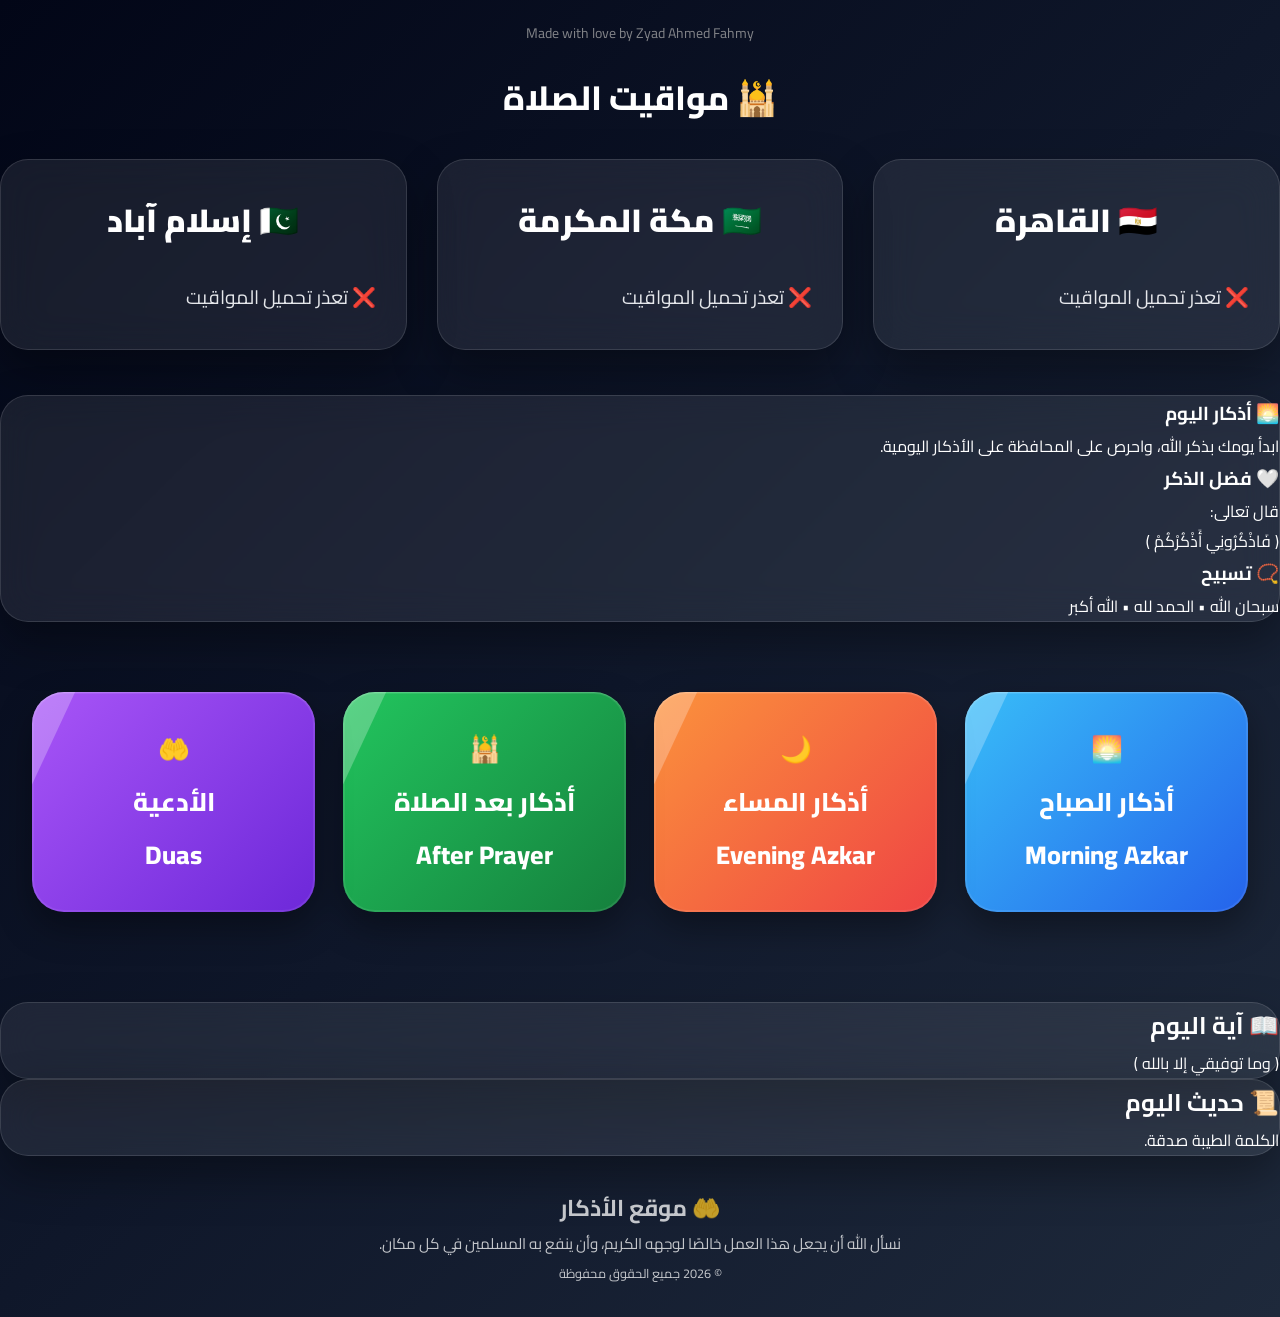
<file: index.html>
<!DOCTYPE html>
<html lang="ar" dir="rtl">

<head>

<footer style="text-align:center; padding:20px; color:#aaa; font-size:14px;">
    Made with love by Zyad Ahmed Fahmy
</footer>

<meta charset="UTF-8">

<meta name="viewport"
content="width=device-width, initial-scale=1.0">

<meta name="theme-color"
content="#0f172a">

<meta name="description"
content="موقع الأذكار الإسلامي">

<title>🤲 موقع الأذكار</title>

<link rel="stylesheet"
href="style.css">

<link rel="preconnect"
href="https://fonts.googleapis.com">

<link rel="preconnect"
href="https://fonts.gstatic.com"
crossorigin>

<link href="https://fonts.googleapis.com/css2?family=Cairo:wght@300;400;600;700;800;900&display=swap"
rel="

<!-- ==========================================
        PRAYER TIMES SECTION
=========================================== -->

<section class="prayerSection">

    <h2 class="section-title">
        🕌 مواقيت الصلاة
    </h2>

    <div class="prayerGrid">

        <!-- Egypt -->

        <article class="prayerCard glass hover">

            <h3>
                🇪🇬 القاهرة
            </h3>

            <div id="egyptPrayer" class="loading">

                جاري تحميل المواقيت...

            </div>

        </article>

        <!-- Makkah -->

        <article class="prayerCard glass hover">

            <h3>
                🇸🇦 مكة المكرمة
            </h3>

            <div id="meccaPrayer" class="loading">

                جاري تحميل المواقيت...

            </div>

        </article>

        <!-- Pakistan -->

        <article class="prayerCard glass hover">

            <h3>
                🇵🇰 إسلام آباد
            </h3>

            <div id="pakistanPrayer" class="loading">

                جاري تحميل المواقيت...

            </div>

        </article>

    </div>

</section>

<!-- ==========================================
        QUICK INFO
=========================================== -->

<section class="glass quickInfo">

    <div class="infoBox">

        <h3>
            🌅 أذكار اليوم
        </h3>

        <p>
            ابدأ يومك بذكر الله، واحرص على المحافظة على الأذكار اليومية.
        </p>

    </div>

    <div class="infoBox">

        <h3>
            🤍 فضل الذكر
        </h3>

        <p>
            قال تعالى:
            <br>
            ﴿ فَاذْكُرُونِي أَذْكُرْكُمْ ﴾
        </p>

    </div>

    <div class="infoBox">

        <h3>
            📿 تسبيح
        </h3>

        <p id="tasbeehToday">

            سبحان الله • الحمد لله • الله أكبر

        </p>

    </div>

</section>

<!-- ==========================================
                MAIN MENU
========================================== -->

<section class="container">

    <button class="menu-btn a" onclick="location.href='a.html'">

        <span class="icon">🌅</span>

        <span class="title">

            أذكار الصباح

        </span>

        <span class="subtitle">

            Morning Azkar

        </span>

    </button>

    <button class="menu-btn b" onclick="location.href='b.html'">

        <span class="icon">🌙</span>

        <span class="title">

            أذكار المساء

        </span>

        <span class="subtitle">

            Evening Azkar

        </span>

    </button>

    <button class="menu-btn c" onclick="location.href='c.html'">

        <span class="icon">🕌</span>

        <span class="title">

            أذكار بعد الصلاة

        </span>

        <span class="subtitle">

            After Prayer

        </span>

    </button>

    <button class="menu-btn d" onclick="location.href='d.html'">

        <span class="icon">🤲</span>

        <span class="title">

            الأدعية

        </span>

        <span class="subtitle">

            Duas

        </span>

    </button>

</section>

<!-- ==========================================
                VERSES SECTION
========================================== -->

<section class="dailySection">

    <div class="glass dailyCard">

        <h2>

            📖 آية اليوم

        </h2>

        <p id="dailyVerse">

            ﴿ ألا بذكر الله تطمئن القلوب ﴾

        </p>

    </div>

    <div class="glass dailyCard">

        <h2>

            📜 حديث اليوم

        </h2>

        <p id="dailyHadith">

            "خيركم من تعلم القرآن وعلمه"

        </p>

    </div>

</section>

<!-- ==========================================
                FOOTER
========================================== -->

<footer>

    <div class="footerContent">

        <h2>

            🤲 موقع الأذكار

        </h2>

        <p>

            نسأل الله أن يجعل هذا العمل خالصًا لوجهه الكريم،
            وأن ينفع به المسلمين في كل مكان.

        </p>

        <div class="footerLine"></div>

        <small>

            © 2026 جميع الحقوق محفوظة

        </small>

    </div>

</footer>

<script src="zkr.js"></script>

</main>

</body>

</html>
</file>
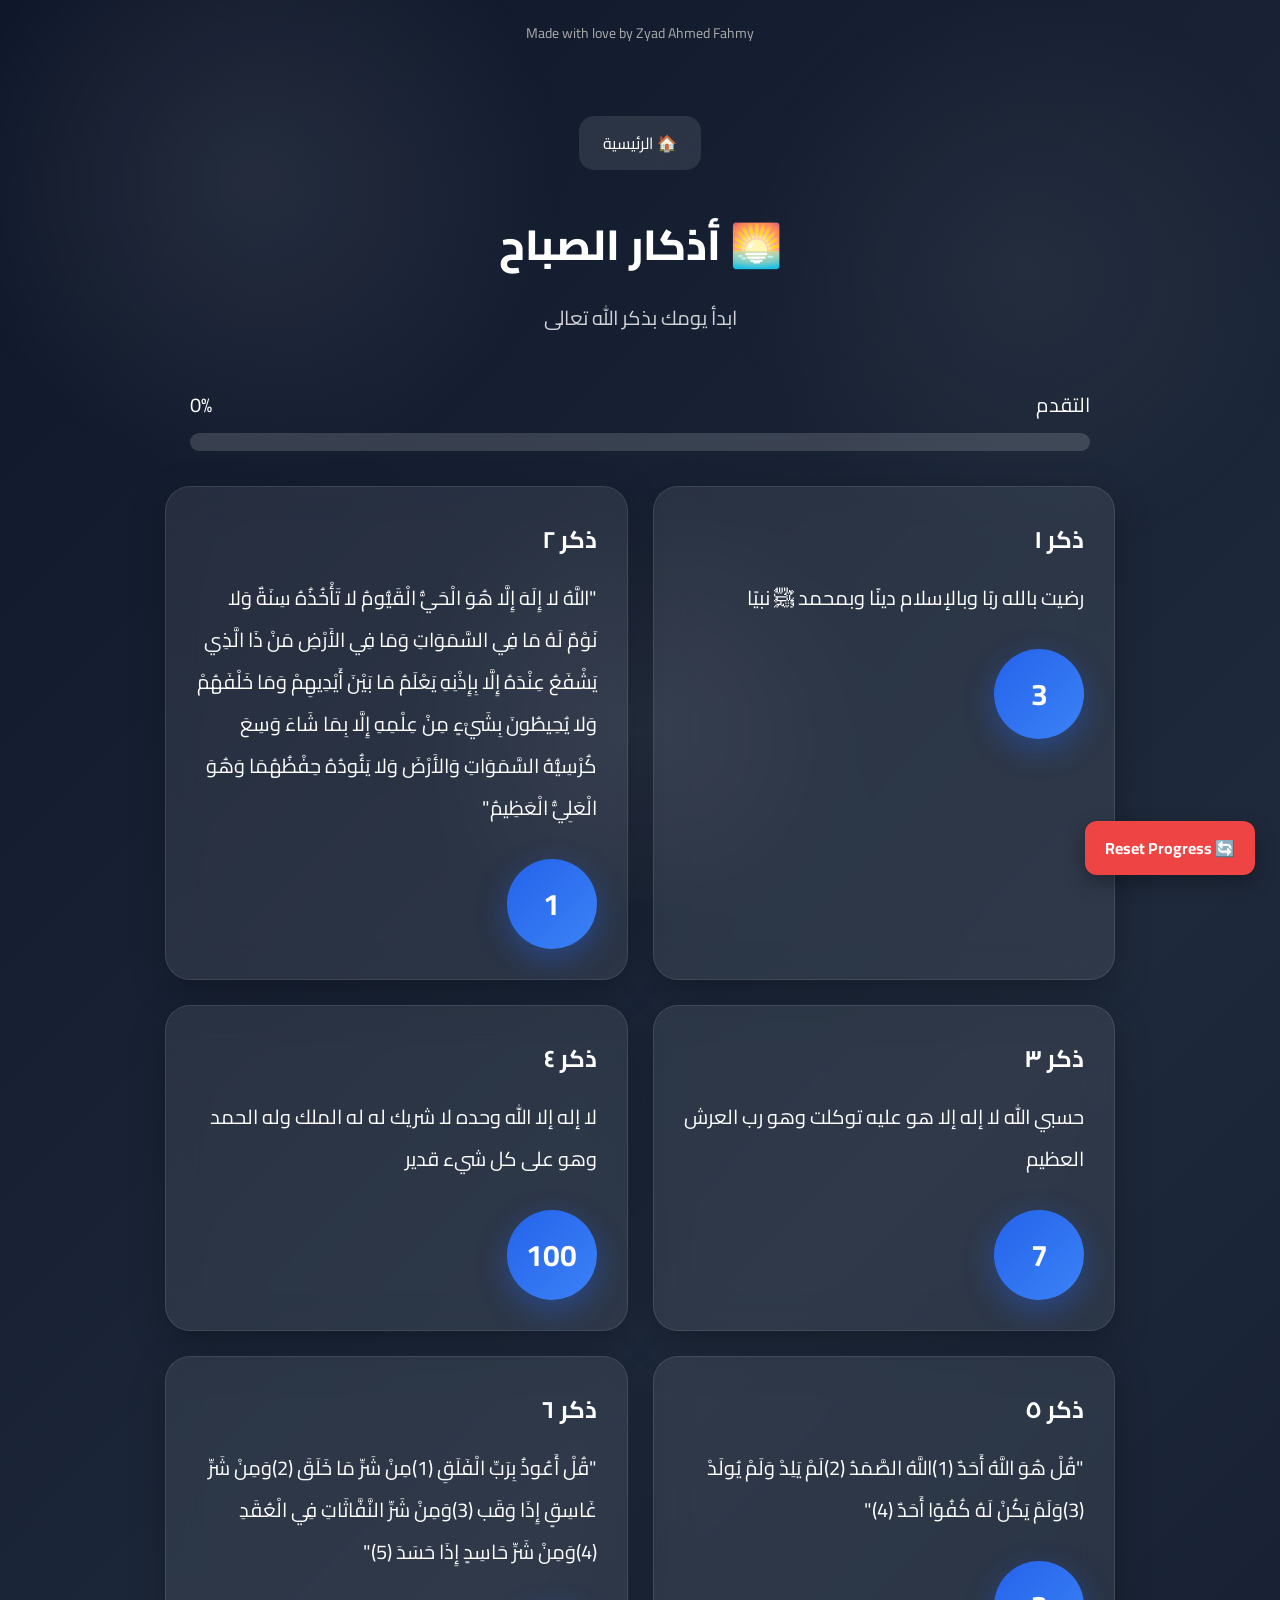
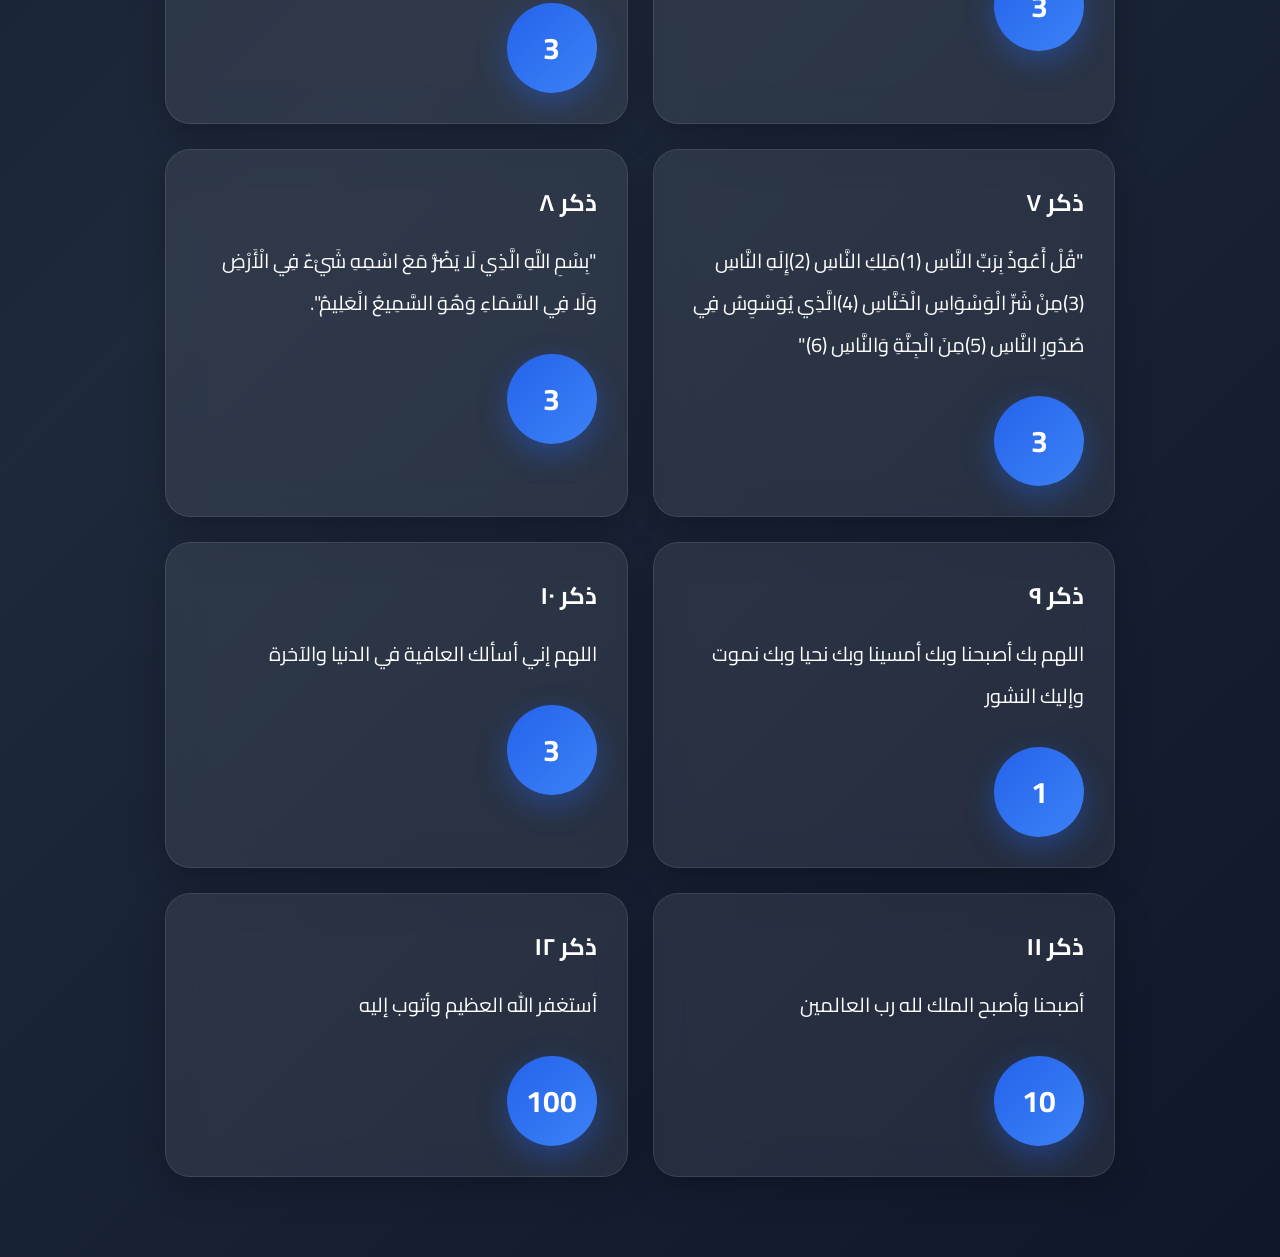
<file: a.html>
<!DOCTYPE html>
<html lang="ar" dir="rtl">

<head>
    <meta charset="UTF-8">
    <meta name="viewport" content="width=device-width, initial-scale=1.0">

    <title>أذكار الصباح</title>

    <link rel="stylesheet" href="a.css">

    <link href="https://fonts.googleapis.com/css2?family=Cairo:wght@300;400;600;700;800&display=swap" rel="stylesheet">

</head>

<body>

    <footer style="text-align:center; padding:20px; color:#aaa; font-size:14px;">
    Made with love by Zyad Ahmed Fahmy
</footer>

<div class="background"></div>

<header>

    <a href="index.html" class="backButton">
        🏠 الرئيسية
    </a>

    <h1>
        🌅 أذكار الصباح
    </h1>

    <p>
        ابدأ يومك بذكر الله تعالى
    </p>

</header>

<section class="progressContainer">

    <div class="progressText">

        <span>التقدم</span>

        <span id="progressPercent">
            0%
        </span>

    </div>

    <div class="progressBar">

        <div id="progressFill"></div>

    </div>

</section>

<main id="cards">

    <div class="card">

        <h2>ذكر ١</h2>

        <p class="zekr">

           رضيت بالله ربًا وبالإسلام دينًا وبمحمد ﷺ نبيًا
        </p>

        <button class="counter" data-count="3">

            3

        </button>

    </div>

    <div class="card">

        <h2>ذكر ٢</h2>

        <p class="zekr">

        "اللَّهُ لا إِلَهَ إِلَّا هُوَ الْحَيُّ الْقَيُّومُ لا تَأْخُذُهُ سِنَةٌ وَلا نَوْمٌ لَهُ مَا فِي السَّمَوَاتِ وَمَا فِي الأَرْضِ مَنْ ذَا الَّذِي يَشْفَعُ عِنْدَهُ إِلَّا بِإِذْنِهِ يَعْلَمُ مَا بَيْنَ أَيْدِيهِمْ وَمَا خَلْفَهُمْ وَلا يُحِيطُونَ بِشَيْءٍ مِنْ عِلْمِهِ إِلَّا بِمَا شَاءَ وَسِعَ كُرْسِيُّهُ السَّمَوَاتِ وَالأَرْضَ وَلا يَئُودُهُ حِفْظُهُمَا وَهُوَ الْعَلِيُّ الْعَظِيمُ"

        </p>

        <button class="counter" data-count="1">

            1

        </button>

    </div>

    <div class="card">

        <h2>ذكر ٣</h2>

        <p class="zekr">

        حسبي الله لا إله إلا هو عليه توكلت وهو رب العرش العظيم

        </p>

        <button class="counter" data-count="7">

            7

        </button>

    </div>

    <div class="card">

        <h2>ذكر ٤</h2>

        <p class="zekr">

           لا إله إلا الله وحده لا شريك له له الملك وله الحمد وهو على كل شيء قدير
        </p>

        <button class="counter" data-count="100">

            100

        </button>

    </div>

    <div class="card">

        <h2>ذكر ٥</h2>

        <p class="zekr">

           "قُلْ هُوَ اللَّهُ أَحَدٌ (1)اللَّهُ الصَّمَدُ (2)لَمْ يَلِدْ وَلَمْ يُولَدْ (3)وَلَمْ يَكُنْ لَهُ كُفُوًا أَحَدٌ (4)"

        </p>

        <button class="counter" data-count="3">

            3

        </button>

    </div>

    <div class="card">

        <h2>ذكر ٦</h2>

        <p class="zekr">

          "قُلْ أَعُوذُ بِرَبِّ الْفَلَقِ (1)مِنْ شَرِّ مَا خَلَقَ (2)وَمِنْ شَرِّ غَاسِقٍ إِذَا وَقَب (3)وَمِنْ شَرِّ النَّفَّاثَاتِ فِي الْعُقَدِ (4)وَمِنْ شَرِّ حَاسِدٍ إِذَا حَسَدَ (5)"
        </p>

        <button class="counter" data-count="3">

            3

        </button>

    </div>

    <div class="card">

        <h2>ذكر ٧</h2>

        <p class="zekr">

            "قُلْ أَعُوذُ بِرَبِّ النَّاسِ (1)مَلِكِ النَّاسِ (2)إِلَهِ النَّاسِ (3)مِنْ شَرِّ الْوَسْوَاسِ الْخَنَّاسِ (4)الَّذِي يُوَسْوِسُ فِي صُدُورِ النَّاسِ (5)مِنَ الْجِنَّةِ وَالنَّاسِ (6)"
        </p>

        <button class="counter" data-count="3">

            3

        </button>

    </div>

    <div class="card">

        <h2>ذكر ٨</h2>

        <p class="zekr">

"بِسْمِ اللَّهِ الَّذِي لَا يَضُرُّ مَعَ اسْمِهِ شَيْءٌ فِي الْأَرْضِ وَلَا فِي السَّمَاءِ وَهُوَ السَّمِيعُ الْعَلِيمُ".

        </p>

        <button class="counter" data-count="3">

            3

        </button>

    </div>

    <div class="card">

        <h2>ذكر ٩</h2>

        <p class="zekr">

   اللهم بك أصبحنا وبك أمسينا وبك نحيا وبك نموت وإليك النشور

        </p>

        <button class="counter" data-count="1">

            1

        </button>

    </div>

    <div class="card">

        <h2>ذكر ١٠</h2>

        <p class="zekr">

      اللهم إني أسألك العافية في الدنيا والآخرة

        </p>

        <button class="counter" data-count="3">

            3

        </button>

    </div>
        <div class="card">

        <h2>ذكر ١١</h2>

        <p class="zekr">

     أصبحنا وأصبح الملك لله رب العالمين

        </p>

        <button class="counter" data-count="10">

            10

        </button>

    </div>
        <div class="card">

        <h2>ذكر ١٢</h2>

        <p class="zekr">

     أستغفر الله العظيم وأتوب إليه

        </p>

        <button class="counter" data-count="100">

            100

        </button>

    </div>

</main>

<button id="topButton">

⬆

</button>

<script src="a.js"></script>

</body>

</html>
</file>
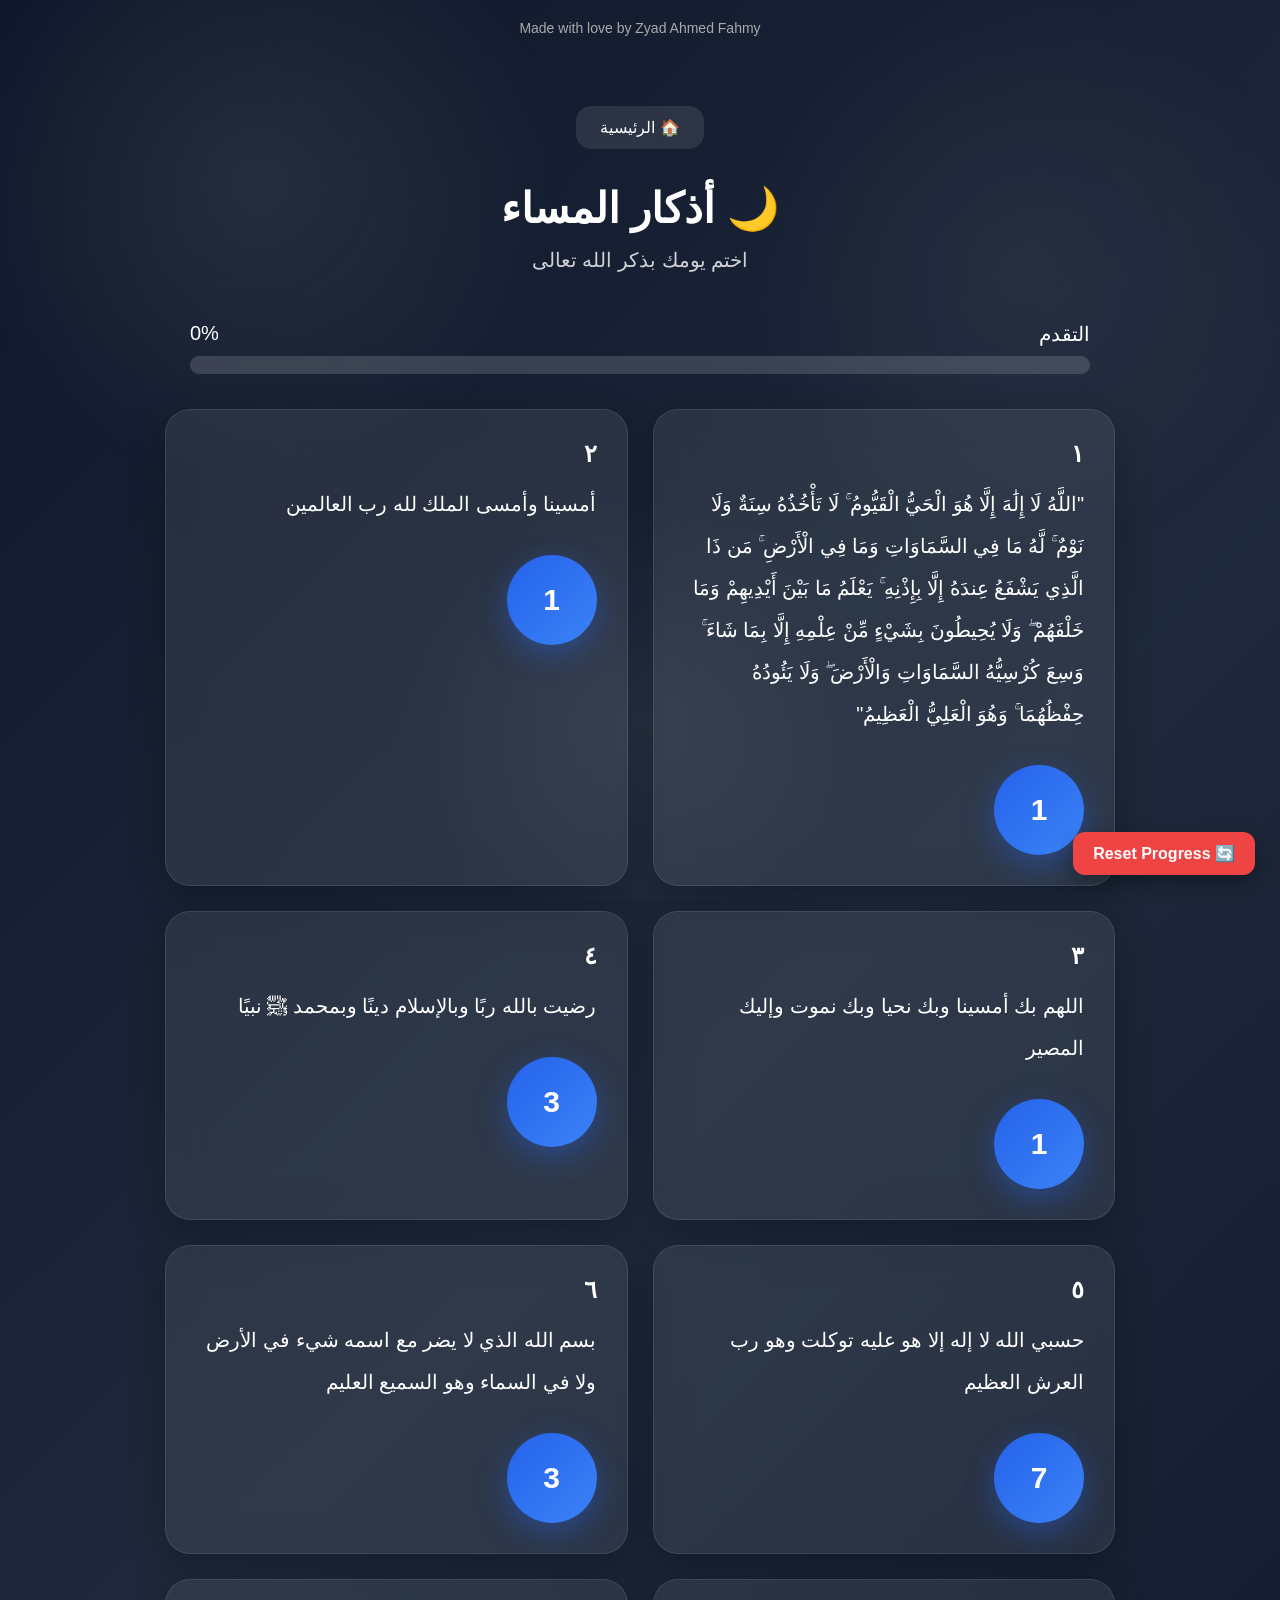
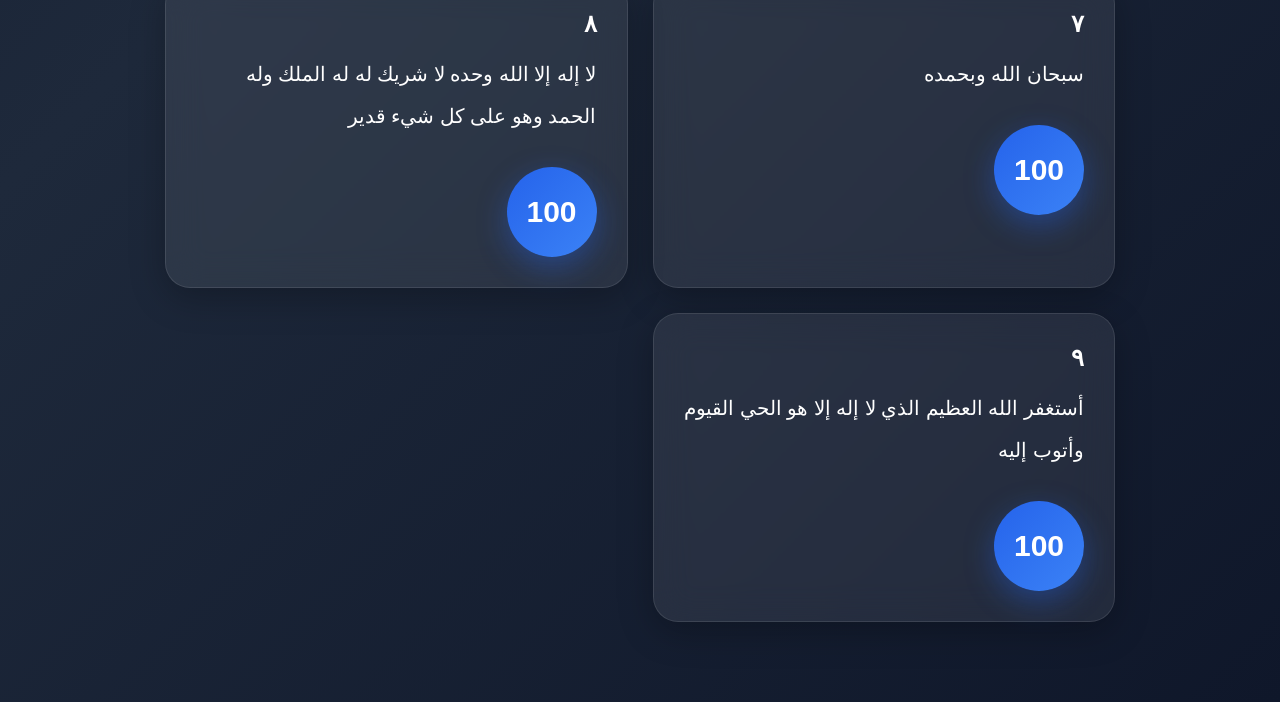
<file: b.html>
<!DOCTYPE html>
<html lang="ar" dir="rtl">

<head>
    <meta charset="UTF-8">
    <meta name="viewport" content="width=device-width, initial-scale=1.0">
    <title>أذكار المساء</title>

    <link rel="stylesheet" href="a.css">
</head>

<body>

    <footer style="text-align:center; padding:20px; color:#aaa; font-size:14px;">
    Made with love by Zyad Ahmed Fahmy
</footer>

<div class="background"></div>

<header>

    <a href="index.html" class="backButton">🏠 الرئيسية</a>

    <h1>🌙 أذكار المساء</h1>

    <p>اختم يومك بذكر الله تعالى</p>

</header>

<section class="progressContainer">

    <div class="progressText">
        <span>التقدم</span>
        <span id="progressPercent">0%</span>
    </div>

    <div class="progressBar">
        <div id="progressFill"></div>
    </div>

</section>

<main id="cards">

    <div class="card">
        <h2>١</h2>
        <p class="zekr">
"اللَّهُ لَا إِلَٰهَ إِلَّا هُوَ الْحَيُّ الْقَيُّومُ ۚ لَا تَأْخُذُهُ سِنَةٌ وَلَا نَوْمٌ ۚ لَّهُ مَا فِي السَّمَاوَاتِ وَمَا فِي الْأَرْضِ ۚ مَن ذَا الَّذِي يَشْفَعُ عِندَهُ إِلَّا بِإِذْنِهِ ۚ يَعْلَمُ مَا بَيْنَ أَيْدِيهِمْ وَمَا خَلْفَهُمْ ۖ وَلَا يُحِيطُونَ بِشَيْءٍ مِّنْ عِلْمِهِ إِلَّا بِمَا شَاءَ ۚ وَسِعَ كُرْسِيُّهُ السَّمَاوَاتِ وَالْأَرْضَ ۖ وَلَا يَئُودُهُ حِفْظُهُمَا ۚ وَهُوَ الْعَلِيُّ الْعَظِيمُ"

        </p>
        <button class="counter" data-count="1">1</button>
    </div>

    <div class="card">
        <h2>٢</h2>
        <p class="zekr">أمسينا وأمسى الملك لله رب العالمين</p>
        <button class="counter" data-count="1">1</button>
    </div>

    <div class="card">
        <h2>٣</h2>
        <p class="zekr">اللهم بك أمسينا وبك نحيا وبك نموت وإليك المصير</p>
        <button class="counter" data-count="1">1</button>
    </div>

    <div class="card">
        <h2>٤</h2>
        <p class="zekr">رضيت بالله ربًا وبالإسلام دينًا وبمحمد ﷺ نبيًا</p>
        <button class="counter" data-count="3">3</button>
    </div>

    <div class="card">
        <h2>٥</h2>
        <p class="zekr">حسبي الله لا إله إلا هو عليه توكلت وهو رب العرش العظيم</p>
        <button class="counter" data-count="7">7</button>
    </div>

    <div class="card">
        <h2>٦</h2>
        <p class="zekr">بسم الله الذي لا يضر مع اسمه شيء في الأرض ولا في السماء وهو السميع العليم</p>
        <button class="counter" data-count="3">3</button>
    </div>

    <div class="card">
        <h2>٧</h2>
        <p class="zekr">سبحان الله وبحمده</p>
        <button class="counter" data-count="100">100</button>
    </div>

    <div class="card">
        <h2>٨</h2>
        <p class="zekr">لا إله إلا الله وحده لا شريك له له الملك وله الحمد وهو على كل شيء قدير</p>
        <button class="counter" data-count="100">100</button>
    </div>

    <div class="card">
        <h2>٩</h2>
        <p class="zekr">أستغفر الله العظيم الذي لا إله إلا هو الحي القيوم وأتوب إليه</p>
        <button class="counter" data-count="100">100</button>
    </div>

</main>

<button id="topButton">⬆</button>

<script src="a.js"></script>

</body>
</html>
</file>
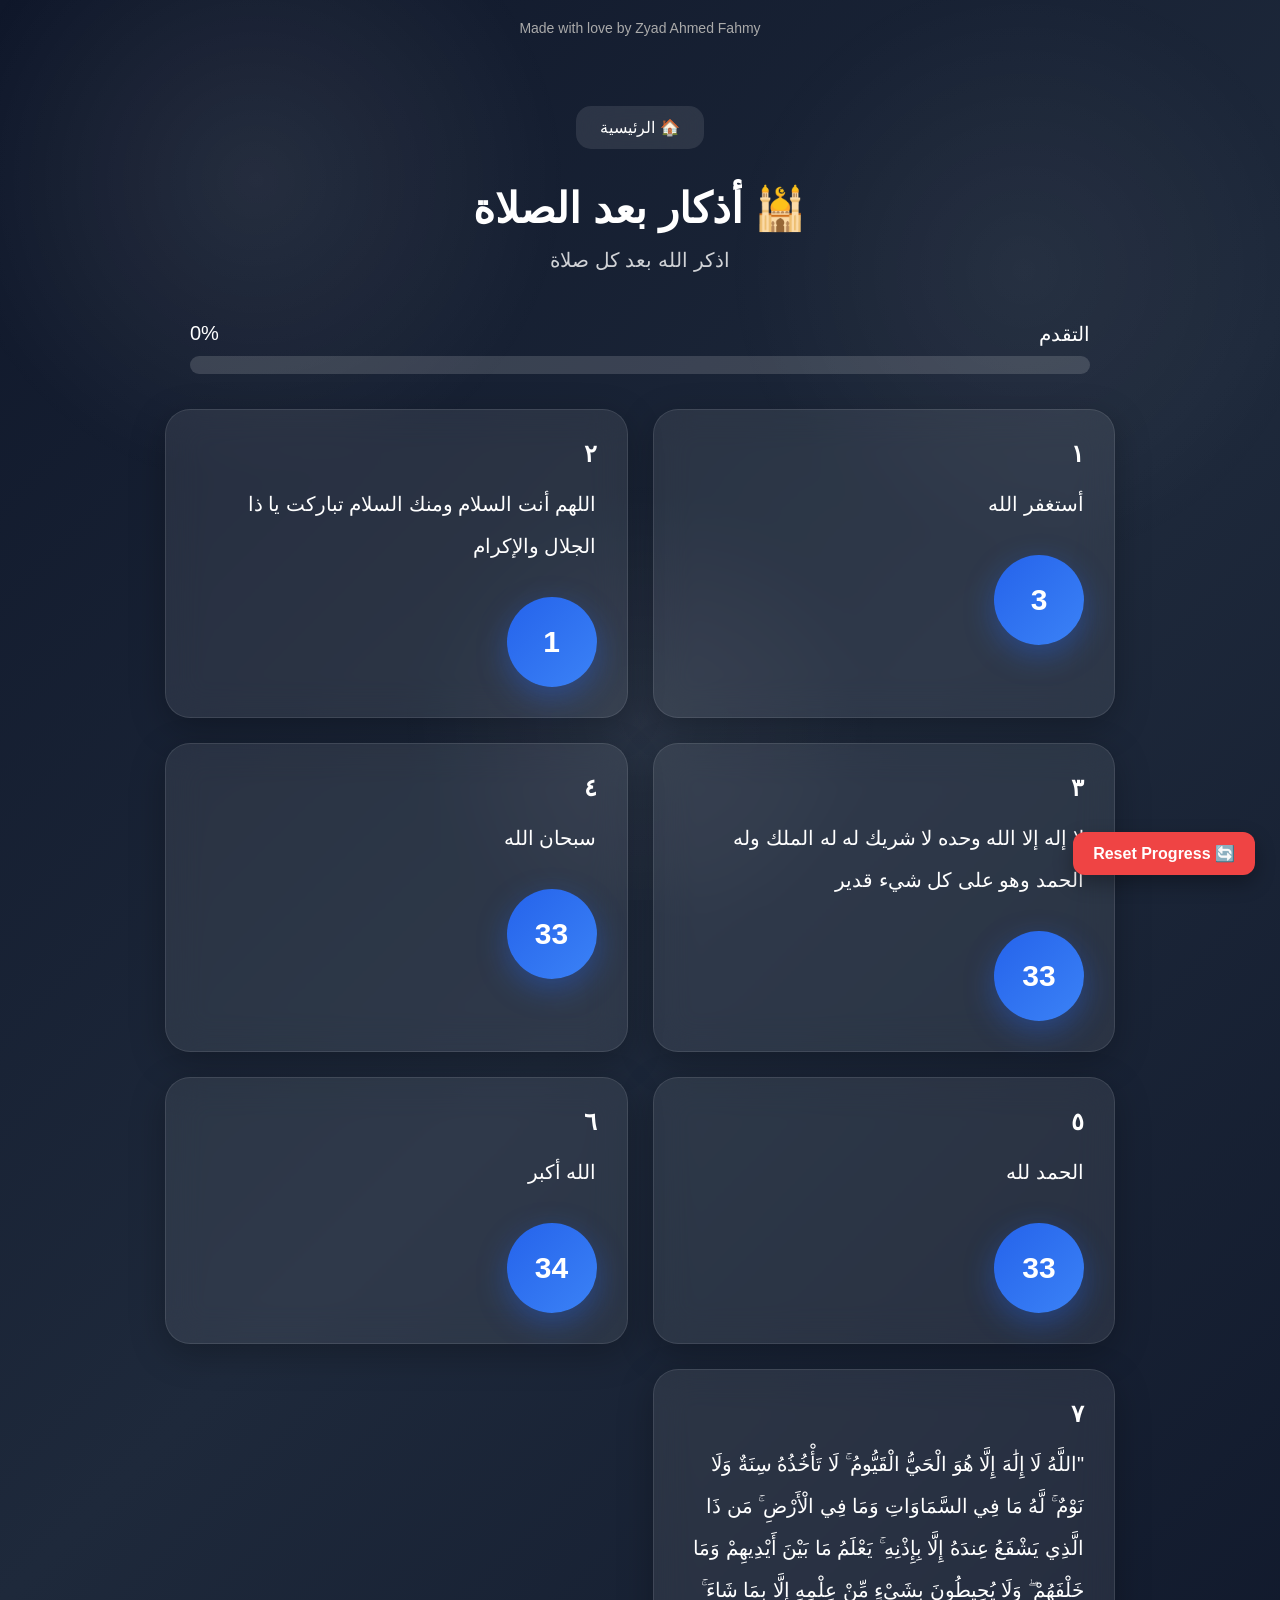
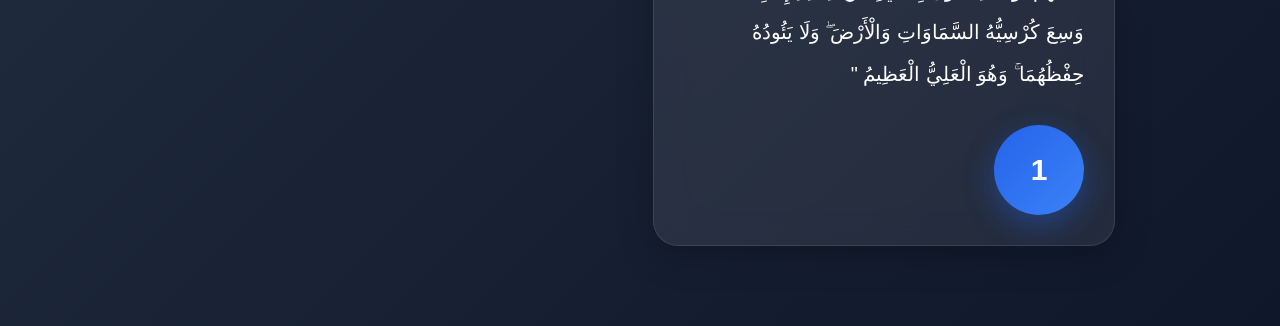
<file: c.html>
<!DOCTYPE html>
<html lang="ar" dir="rtl">

<head>

<meta charset="UTF-8">
<meta name="viewport" content="width=device-width, initial-scale=1.0">

<title>أذكار بعد الصلاة</title>

<link rel="stylesheet" href="a.css">

</head>

<body>

    <footer style="text-align:center; padding:20px; color:#aaa; font-size:14px;">
    Made with love by Zyad Ahmed Fahmy
</footer>

<div class="background"></div>

<header>

<a href="index.html" class="backButton">🏠 الرئيسية</a>

<h1>🕌 أذكار بعد الصلاة</h1>

<p>اذكر الله بعد كل صلاة</p>

</header>

<section class="progressContainer">

<div class="progressText">

<span>التقدم</span>

<span id="progressPercent">0%</span>

</div>

<div class="progressBar">

<div id="progressFill"></div>

</div>

</section>

<main id="cards">

<div class="card">

<h2>١</h2>

<p class="zekr">أستغفر الله</p>

<button class="counter" data-count="3">3</button>

</div>

<div class="card">

<h2>٢</h2>

<p class="zekr">اللهم أنت السلام ومنك السلام تباركت يا ذا الجلال والإكرام</p>

<button class="counter" data-count="1">1</button>

</div>

<div class="card">

<h2>٣</h2>

<p class="zekr">لا إله إلا الله وحده لا شريك له له الملك وله الحمد وهو على كل شيء قدير</p>

<button class="counter" data-count="33">33</button>

</div>

<div class="card">

<h2>٤</h2>

<p class="zekr">سبحان الله</p>

<button class="counter" data-count="33">33</button>

</div>

<div class="card">

<h2>٥</h2>

<p class="zekr">الحمد لله</p>

<button class="counter" data-count="33">33</button>

</div>

<div class="card">

<h2>٦</h2>

<p class="zekr">الله أكبر</p>

<button class="counter" data-count="34">34</button>

</div>

<div class="card">

<h2>٧</h2>

<p class="zekr">
    "اللَّهُ لَا إِلَٰهَ إِلَّا هُوَ الْحَيُّ الْقَيُّومُ ۚ لَا تَأْخُذُهُ سِنَةٌ وَلَا نَوْمٌ ۚ لَّهُ مَا فِي السَّمَاوَاتِ وَمَا فِي الْأَرْضِ ۚ مَن ذَا الَّذِي يَشْفَعُ عِندَهُ إِلَّا بِإِذْنِهِ ۚ يَعْلَمُ مَا بَيْنَ أَيْدِيهِمْ وَمَا خَلْفَهُمْ ۖ وَلَا يُحِيطُونَ بِشَيْءٍ مِّنْ عِلْمِهِ إِلَّا بِمَا شَاءَ ۚ وَسِعَ كُرْسِيُّهُ السَّمَاوَاتِ وَالْأَرْضَ ۖ وَلَا يَئُودُهُ حِفْظُهُمَا ۚ وَهُوَ الْعَلِيُّ الْعَظِيمُ "
</p>

<button class="counter" data-count="1">1</button>

</div>

</main>

<button id="topButton">⬆</button>

<script src="a.js"></script>

</body>

</html>
</file>
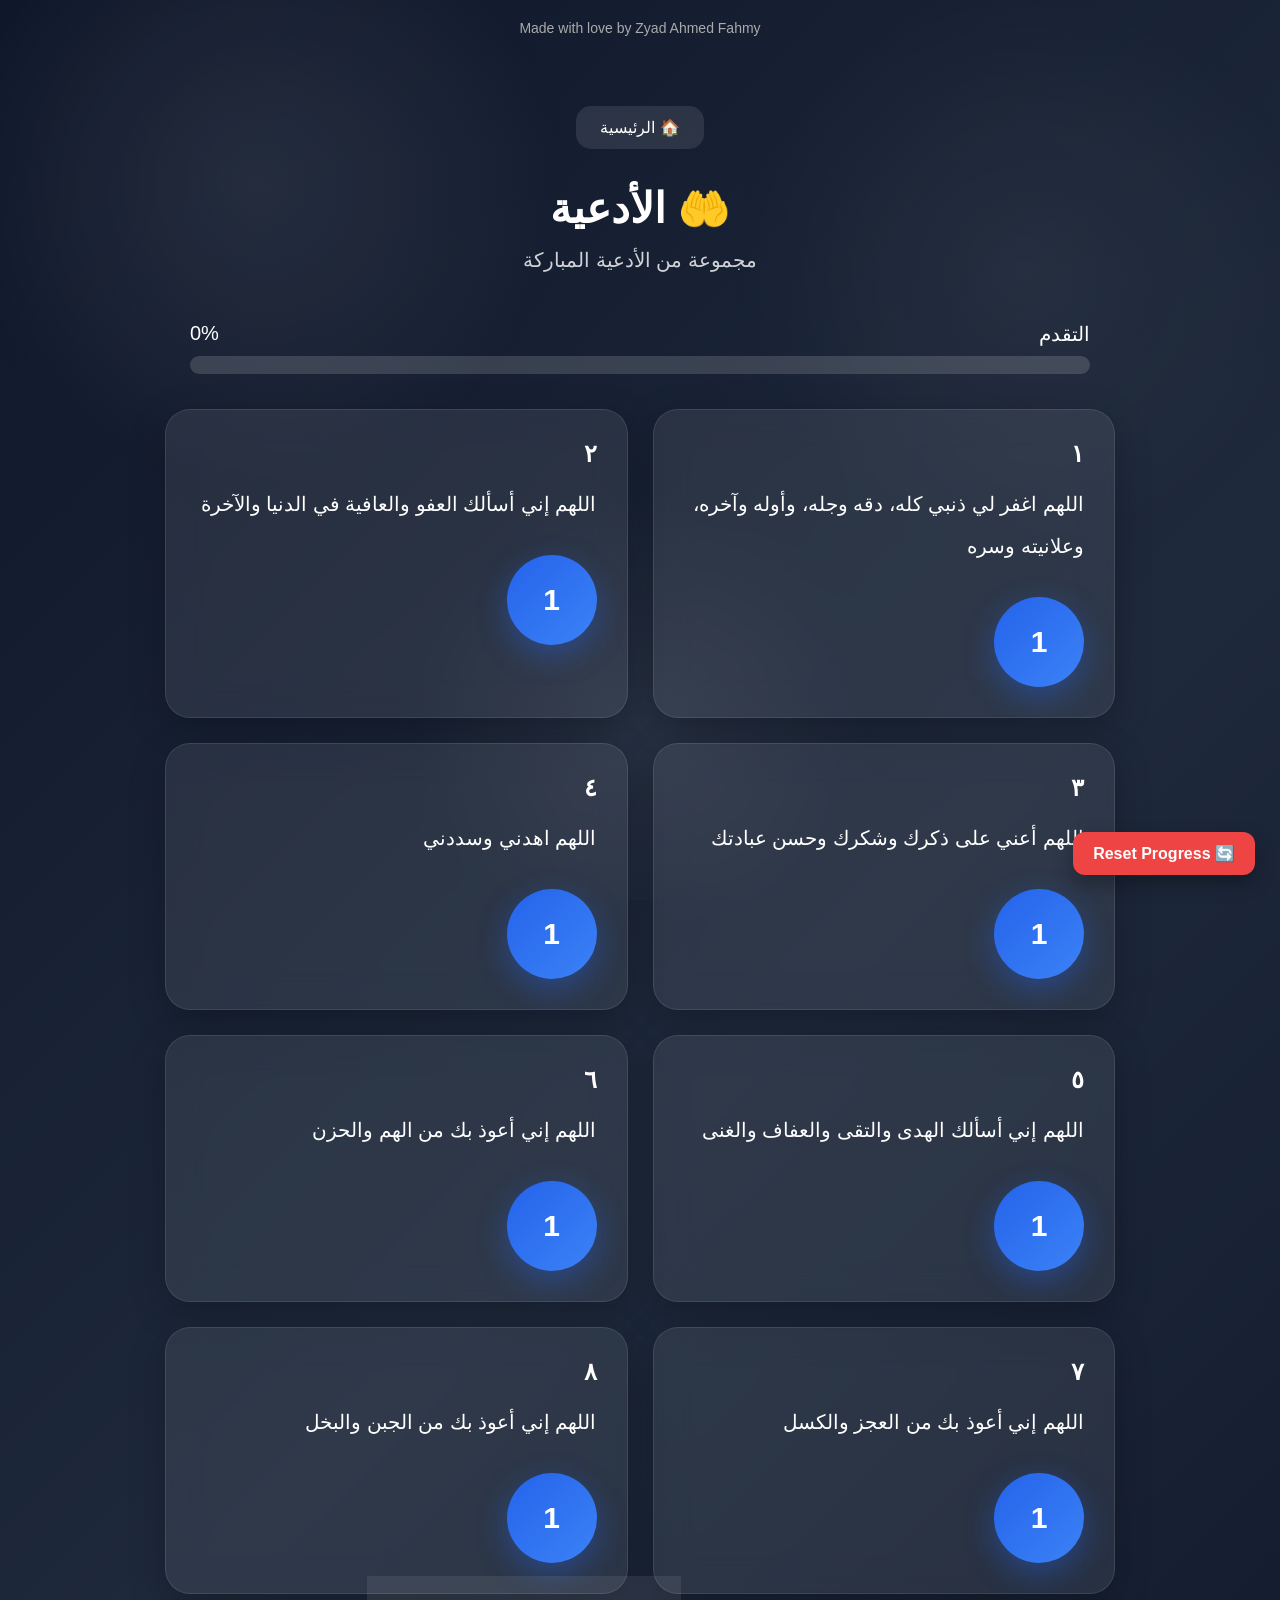
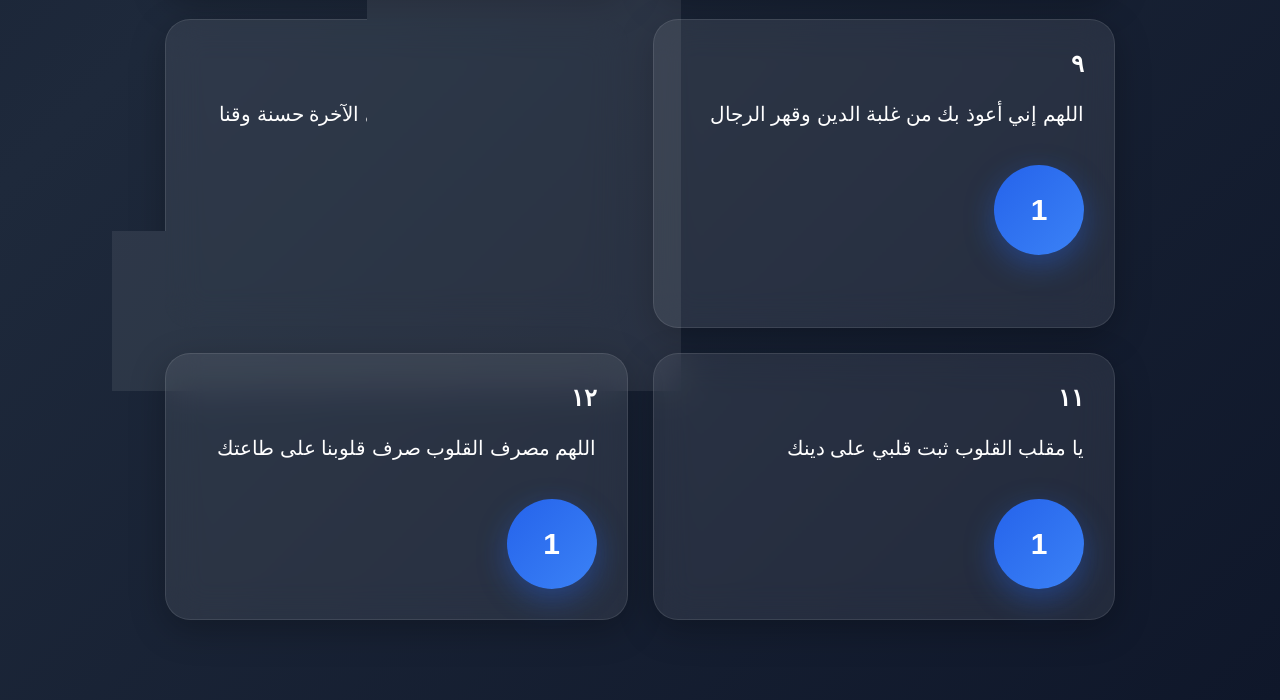
<file: d.html>
<!DOCTYPE html>
<html lang="ar" dir="rtl">

<head>

<meta charset="UTF-8">
<meta name="viewport" content="width=device-width, initial-scale=1.0">

<title>الأدعية</title>

<link rel="stylesheet" href="a.css">

</head>

<body>
    
<footer style="text-align:center; padding:20px; color:#aaa; font-size:14px;">
    Made with love by Zyad Ahmed Fahmy
</footer>

<div class="background"></div>

<header>

<a href="index.html" class="backButton">🏠 الرئيسية</a>

<h1>🤲 الأدعية</h1>

<p>مجموعة من الأدعية المباركة</p>

</header>

<section class="progressContainer">

<div class="progressText">

<span>التقدم</span>

<span id="progressPercent">0%</span>

</div>

<div class="progressBar">

<div id="progressFill"></div>

</div>

</section>

<main id="cards">

<div class="card">
<h2>١</h2>
<p class="zekr">اللهم اغفر لي ذنبي كله، دقه وجله، وأوله وآخره، وعلانيته وسره</p>
<button class="counter" data-count="1">1</button>
</div>

<div class="card">
<h2>٢</h2>
<p class="zekr">اللهم إني أسألك العفو والعافية في الدنيا والآخرة</p>
<button class="counter" data-count="1">1</button>
</div>

<div class="card">
<h2>٣</h2>
<p class="zekr">اللهم أعني على ذكرك وشكرك وحسن عبادتك</p>
<button class="counter" data-count="1">1</button>
</div>

<div class="card">
<h2>٤</h2>
<p class="zekr">اللهم اهدني وسددني</p>
<button class="counter" data-count="1">1</button>
</div>

<div class="card">
<h2>٥</h2>
<p class="zekr">اللهم إني أسألك الهدى والتقى والعفاف والغنى</p>
<button class="counter" data-count="1">1</button>
</div>

<div class="card">
<h2>٦</h2>
<p class="zekr">اللهم إني أعوذ بك من الهم والحزن</p>
<button class="counter" data-count="1">1</button>
</div>

<div class="card">
<h2>٧</h2>
<p class="zekr">اللهم إني أعوذ بك من العجز والكسل</p>
<button class="counter" data-count="1">1</button>
</div>

<div class="card">
<h2>٨</h2>
<p class="zekr">اللهم إني أعوذ بك من الجبن والبخل</p>
<button class="counter" data-count="1">1</button>
</div>

<div class="card">
<h2>٩</h2>
<p class="zekr">اللهم إني أعوذ بك من غلبة الدين وقهر الرجال</p>
<button class="counter" data-count="1">1</button>
</div>

<div class="card">
<h2>١٠</h2>
<p class="zekr">ربنا آتنا في الدنيا حسنة وفي الآخرة حسنة وقنا عذاب النار</p>
<button class="counter" data-count="1">1</button>
</div>

<div class="card">
<h2>١١</h2>
<p class="zekr">يا مقلب القلوب ثبت قلبي على دينك</p>
<button class="counter" data-count="1">1</button>
</div>

<div class="card">
<h2>١٢</h2>
<p class="zekr">اللهم مصرف القلوب صرف قلوبنا على طاعتك</p>
<button class="counter" data-count="1">1</button>
</div>

</main>

<button id="topButton">⬆</button>

<script src="a.js"></script>

</body>

</html>
</file>
<file: style.css>
/*==================================================
                ZKR WEBSITE
              STYLE.CSS PART 1
==================================================*/

/*------------------------------
    Google Font (اختياري)
------------------------------*/

@import url('https://fonts.googleapis.com/css2?family=Cairo:wght@200;300;400;600;700;800;900&display=swap');

/*------------------------------
    ROOT
------------------------------*/

:root{

    --bg1:#08121d;
    --bg2:#0f1d2d;
    --bg3:#182c45;

    --glass:rgba(255,255,255,.08);

    --glassBorder:rgba(255,255,255,.12);

    --white:#ffffff;

    --text:#e5e7eb;

    --green:#22c55e;

    --blue:#3b82f6;

    --orange:#fb923c;

    --purple:#8b5cf6;

    --shadow:0 20px 45px rgba(0,0,0,.35);

    --radius:28px;

}

/*------------------------------
    RESET
------------------------------*/

*{

    margin:0;

    padding:0;

    box-sizing:border-box;

    font-family:'Cairo',sans-serif;

}

html{

    scroll-behavior:smooth;

}

body{

    min-height:100vh;

    color:var(--white);

    overflow-x:hidden;

    background:
    linear-gradient(135deg,var(--bg1),var(--bg2),var(--bg3));

}

/*------------------------------
    BACKGROUND
------------------------------*/

.background{

    position:fixed;

    inset:0;

    z-index:-2;

    overflow:hidden;

}

.background::before{

    content:"";

    position:absolute;

    width:600px;

    height:600px;

    left:-180px;

    top:-180px;

    border-radius:50%;

    background:rgba(59,130,246,.12);

    filter:blur(80px);

    animation:float1 12s ease-in-out infinite;

}

.background::after{

    content:"";

    position:absolute;

    width:500px;

    height:500px;

    right:-120px;

    bottom:-150px;

    border-radius:50%;

    background:rgba(34,197,94,.12);

    filter:blur(80px);

    animation:float2 14s ease-in-out infinite;

}

@keyframes float1{

0%{

transform:translate(0,0);

}

50%{

transform:translate(60px,50px);

}

100%{

transform:translate(0,0);

}

}

@keyframes float2{

0%{

transform:translate(0,0);

}

50%{

transform:translate(-70px,-40px);

}

100%{

transform:translate(0,0);

}

}

/*------------------------------
    MAIN WRAPPER
------------------------------*/

main{

    width:min(1400px,94%);

    margin:auto;

}

/*------------------------------
    HEADER
------------------------------*/

header{

    width:min(1200px,95%);

    margin:auto;

    padding:55px 20px 35px;

    text-align:center;

}

header h1{

    font-size:clamp(2.3rem,5vw,4rem);

    font-weight:900;

    margin-bottom:18px;

    letter-spacing:.5px;

}

header p{

    max-width:900px;

    margin:auto;

    line-height:2;

    font-size:1.15rem;

    color:var(--text);

}

/*------------------------------
    GLASS CARD
------------------------------*/

.glass{

    background:var(--glass);

    border:1px solid var(--glassBorder);

    backdrop-filter:blur(18px);

    -webkit-backdrop-filter:blur(18px);

    border-radius:var(--radius);

    box-shadow:var(--shadow);

}

/*------------------------------
    SECTION TITLE
------------------------------*/

.section-title{

    text-align:center;

    font-size:2.1rem;

    font-weight:800;

    margin-bottom:30px;

}

/*------------------------------
    COMMON
------------------------------*/

section{

    margin-top:45px;

}

/*------------------------------
    FADE ANIMATION
------------------------------*/

.fade-up{

    animation:fadeUp .8s ease both;

}

@keyframes fadeUp{

0%{

opacity:0;

transform:translateY(35px);

}

100%{

opacity:1;

transform:none;

}

}

/*------------------------------
    HOVER LIFT
------------------------------*/

.hover{

    transition:.35s;

}

.hover:hover{

    transform:translateY(-8px);

}

/*------------------------------
    LINKS
------------------------------*/

a{

    text-decoration:none;

    color:inherit;

}

/*------------------------------
    IMAGES
------------------------------*/

img{

    max-width:100%;

    display:block;

}

/*==================================================
            END OF PART 1
==================================================*/
/*==================================================
                STYLE.CSS PART 2
        TOP INFO + PRAYER TIMES
==================================================*/

/*------------------------------
    TOP INFO GRID
------------------------------*/

.topInfo{

    width:min(1400px,95%);

    margin:auto;

    display:grid;

    grid-template-columns:repeat(3,1fr);

    gap:25px;

}

/*------------------------------
    CLOCK CARD
------------------------------*/

.clockCard{

    background:var(--glass);

    border:1px solid var(--glassBorder);

    backdrop-filter:blur(18px);

    border-radius:var(--radius);

    padding:30px;

    text-align:center;

    box-shadow:var(--shadow);

    transition:.35s;

}

.clockCard:hover{

    transform:translateY(-8px);

}

.clockCard h2{

    font-size:1.7rem;

    margin-bottom:18px;

    font-weight:800;

}

#clock{

    font-size:3rem;

    font-weight:900;

    color:var(--green);

    letter-spacing:2px;

}

#date{

    font-size:1.35rem;

    line-height:1.8;

    color:var(--text);

}

#hijri{

    font-size:1.35rem;

    line-height:1.8;

    color:var(--text);

}

/*------------------------------
    NEXT PRAYER
------------------------------*/

.nextPrayer{

    width:min(1200px,95%);

    margin:45px auto;

    padding:45px;

    border-radius:35px;

    background:linear-gradient(135deg,#16a34a,#22c55e);

    box-shadow:0 20px 45px rgba(0,0,0,.4);

    text-align:center;

}

.nextPrayer h2{

    font-size:2rem;

    margin-bottom:18px;

}

.nextPrayer h1{

    font-size:3.5rem;

    margin-bottom:15px;

    font-weight:900;

}

#countdown{

    font-size:3rem;

    font-weight:900;

    letter-spacing:2px;

}

/*------------------------------
    PRAYER SECTION
------------------------------*/

.prayerSection{

    width:min(1400px,95%);

    margin:55px auto;

}

.prayerSection h2{

    text-align:center;

    margin-bottom:35px;

    font-size:2.3rem;

    font-weight:900;

}

/*------------------------------
    PRAYER GRID
------------------------------*/

.prayerGrid{

    display:grid;

    grid-template-columns:repeat(3,1fr);

    gap:30px;

}

/*------------------------------
    PRAYER CARD
------------------------------*/

.prayerCard{

    background:var(--glass);

    border:1px solid var(--glassBorder);

    backdrop-filter:blur(20px);

    border-radius:28px;

    padding:30px;

    transition:.35s;

    box-shadow:var(--shadow);

}

.prayerCard:hover{

    transform:translateY(-10px);

}

.prayerCard h3{

    text-align:center;

    font-size:2rem;

    margin-bottom:25px;

    font-weight:900;

}

.prayerCard div{

    font-size:1.2rem;

    line-height:2.3;

    color:var(--text);

}

/*------------------------------
    Prayer Rows
------------------------------*/

.prayerCard div br{

    margin-bottom:8px;

}

/*------------------------------
    Loading Animation
------------------------------*/

.loading{

    animation:pulse 1.4s infinite;

}

@keyframes pulse{

0%{

opacity:.4;

}

50%{

opacity:1;

}

100%{

opacity:.4;

}

}

/*==================================================
            END OF PART 2
==================================================*/
/*==================================================
                STYLE.CSS PART 3
           PROFESSIONAL MENU BUTTONS
==================================================*/

.container{

    width:min(1400px,95%);

    margin:70px auto 90px;

    display:grid;

    grid-template-columns:repeat(4,1fr);

    gap:28px;

}

/*==========================
      BUTTON
==========================*/

.menu-btn{

    position:relative;

    overflow:hidden;

    height:220px;

    border:none;

    border-radius:32px;

    cursor:pointer;

    color:white;

    font-size:1.7rem;

    font-weight:800;

    line-height:1.6;

    transition:.35s;

    box-shadow:
    0 15px 35px rgba(0,0,0,.35),
    inset 0 1px rgba(255,255,255,.15);

    display:flex;

    flex-direction:column;

    justify-content:center;

    align-items:center;

    gap:12px;

}

/*==========================
      ICON
==========================*/

.menu-btn{

    font-size:1.6rem;

}

.menu-btn::first-line{

    font-size:4rem;

}

/*==========================
      SHINE EFFECT
==========================*/

.menu-btn::before{

    content:"";

    position:absolute;

    top:-100%;

    left:-45%;

    width:40%;

    height:300%;

    background:rgba(255,255,255,.25);

    transform:rotate(25deg);

    transition:.8s;

}

.menu-btn:hover::before{

    left:140%;

}

/*==========================
      BORDER GLOW
==========================*/

.menu-btn::after{

    content:"";

    position:absolute;

    inset:0;

    border-radius:32px;

    border:2px solid rgba(255,255,255,.08);

    pointer-events:none;

}

/*==========================
      HOVER
==========================*/

.menu-btn:hover{

    transform:

    translateY(-12px)

    scale(1.04);

}

/*==========================
      ACTIVE
==========================*/

.menu-btn:active{

    transform:scale(.97);

}

/*==========================
      COLORS
==========================*/

.a{

    background:
    linear-gradient(135deg,#38bdf8,#2563eb);

}

.b{

    background:
    linear-gradient(135deg,#fb923c,#ef4444);

}

.c{

    background:
    linear-gradient(135deg,#22c55e,#15803d);

}

.d{

    background:
    linear-gradient(135deg,#a855f7,#6d28d9);

}

/*==========================
      FLOAT
==========================*/

.menu-btn:nth-child(1){

animation:floatButton 5s ease-in-out infinite;

}

.menu-btn:nth-child(2){

animation:floatButton 5s ease-in-out .6s infinite;

}

.menu-btn:nth-child(3){

animation:floatButton 5s ease-in-out 1.2s infinite;

}

.menu-btn:nth-child(4){

animation:floatButton 5s ease-in-out 1.8s infinite;

}

@keyframes floatButton{

0%{

transform:translateY(0);

}

50%{

transform:translateY(-8px);

}

100%{

transform:translateY(0);

}

}

/*==========================
      APPEAR
==========================*/

.menu-btn{

animation:appear .8s ease both;

}

.menu-btn:nth-child(2){

animation-delay:.15s;

}

.menu-btn:nth-child(3){

animation-delay:.3s;

}

.menu-btn:nth-child(4){

animation-delay:.45s;

}

@keyframes appear{

0%{

opacity:0;

transform:translateY(40px);

}

100%{

opacity:1;

transform:none;

}

}

/*==================================================
              END OF PART 3
==================================================*/
/*==================================================
                STYLE.CSS PART 4
         RESPONSIVE + FINAL POLISH
==================================================*/

/*==========================
      Large Screens
==========================*/

@media (min-width:1600px){

header h1{

font-size:5rem;

}

.container{

max-width:1600px;

}

.prayerGrid{

gap:35px;

}

}

/*==========================
      Laptop
==========================*/

@media (max-width:1200px){

.container{

grid-template-columns:repeat(2,1fr);

}

.prayerGrid{

grid-template-columns:repeat(2,1fr);

}

.topInfo{

grid-template-columns:1fr;

}

}

/*==========================
      Tablet
==========================*/

@media (max-width:900px){

header{

padding:40px 20px;

}

header h1{

font-size:2.7rem;

}

header p{

font-size:1rem;

}

.nextPrayer{

padding:30px;

}

.nextPrayer h1{

font-size:2.6rem;

}

#countdown{

font-size:2.2rem;

}

.prayerGrid{

grid-template-columns:1fr;

}

.container{

grid-template-columns:1fr 1fr;

}

.menu-btn{

height:180px;

font-size:1.35rem;

}

}

/*==========================
      Mobile
==========================*/

@media (max-width:650px){

.topInfo{

grid-template-columns:1fr;

}

.container{

grid-template-columns:1fr;

}

.menu-btn{

height:150px;

font-size:1.2rem;

border-radius:24px;

}

.menu-btn::first-line{

font-size:3rem;

}

.clockCard{

padding:22px;

}

.clockCard h2{

font-size:1.4rem;

}

#clock{

font-size:2.2rem;

}

#date,#hijri{

font-size:1rem;

}

.nextPrayer{

padding:22px;

}

.nextPrayer h2{

font-size:1.4rem;

}

.nextPrayer h1{

font-size:2rem;

}

#countdown{

font-size:1.7rem;

}

.prayerCard{

padding:20px;

}

.prayerCard h3{

font-size:1.5rem;

}

.prayerCard div{

font-size:1rem;

line-height:2;

}

}

/*==========================
      Small Phones
==========================*/

@media (max-width:400px){

header h1{

font-size:2rem;

}

header p{

font-size:.9rem;

}

.menu-btn{

height:130px;

font-size:1rem;

}

.menu-btn::first-line{

font-size:2.5rem;

}

}

/*==========================
      Scrollbar
==========================*/

::-webkit-scrollbar{

width:12px;

}

::-webkit-scrollbar-track{

background:#0f172a;

}

::-webkit-scrollbar-thumb{

background:linear-gradient(#2563eb,#22c55e);

border-radius:50px;

}

::-webkit-scrollbar-thumb:hover{

background:linear-gradient(#3b82f6,#4ade80);

}

/*==========================
      Selection
==========================*/

::selection{

background:#2563eb;

color:white;

}

/*==========================
      Focus
==========================*/

button:focus{

outline:none;

box-shadow:
0 0 0 4px rgba(59,130,246,.4);

}

/*==========================
      Smooth transitions
==========================*/

*{

transition:
background-color .3s,
color .3s,
border-color .3s;

}

/*==========================
      Prevent overflow
==========================*/

body{

overflow-x:hidden;

}

/*==========================
      Footer (if added later)
==========================*/

footer{

width:100%;

text-align:center;

padding:30px;

opacity:.75;

font-size:.95rem;

}

/*==================================================
                  END OF FILE
==================================================*/
</file>
<file: a.css>
*{
    margin:0;
    padding:0;
    box-sizing:border-box;
    font-family:"Cairo",sans-serif;
}

html{
    scroll-behavior:smooth;
}

body{

    min-height:100vh;

    background:linear-gradient(135deg,#0f172a,#1e293b,#0f172a);

    color:white;

    overflow-x:hidden;

    position:relative;

}

.background{

    position:fixed;

    inset:0;

    background:
    radial-gradient(circle at 20% 20%,rgba(255,255,255,.08),transparent 25%),
    radial-gradient(circle at 80% 30%,rgba(255,255,255,.05),transparent 25%),
    radial-gradient(circle at 50% 80%,rgba(255,255,255,.06),transparent 25%);

    animation:bgMove 20s linear infinite;

    z-index:-1;

}

@keyframes bgMove{

0%{

transform:translateY(0px);

}

50%{

transform:translateY(-40px);

}

100%{

transform:translateY(0px);

}

}

header{

text-align:center;

padding:50px 20px;

}

header h1{

font-size:42px;

margin-bottom:15px;

font-weight:800;

}

header p{

font-size:20px;

opacity:.8;

}

.backButton{

display:inline-block;

margin-bottom:35px;

padding:12px 24px;

text-decoration:none;

color:white;

background:rgba(255,255,255,.1);

backdrop-filter:blur(20px);

border-radius:15px;

transition:.3s;

}

.backButton:hover{

transform:translateY(-5px);

background:#2563eb;

}

.progressContainer{

width:min(900px,90%);

margin:auto;

margin-bottom:35px;

}

.progressText{

display:flex;

justify-content:space-between;

margin-bottom:10px;

font-size:20px;

}

.progressBar{

height:18px;

background:rgba(255,255,255,.15);

border-radius:999px;

overflow:hidden;

}

#progressFill{

width:0%;

height:100%;

background:linear-gradient(90deg,#22c55e,#4ade80);

transition:.5s;

}

main{

width:min(950px,92%);

margin:auto;

display:grid;

grid-template-columns:repeat(2,1fr);

gap:25px;

padding-bottom:80px;

}

.card{

background:rgba(255,255,255,.08);

backdrop-filter:blur(18px);

padding:30px;

border-radius:25px;

border:1px solid rgba(255,255,255,.1);

transition:.35s;

box-shadow:0 10px 35px rgba(0,0,0,.25);

}

.card:hover{

transform:translateY(-8px);

box-shadow:0 20px 45px rgba(0,0,0,.4);

}

.card.done{

background:rgba(34,197,94,.2);

border:1px solid #22c55e;

}

.card h2{

font-size:24px;

margin-bottom:15px;

}

.zekr{

font-size:20px;

line-height:2.1;

margin-bottom:30px;

}

.counter{

width:90px;

height:90px;

border:none;

border-radius:50%;

font-size:30px;

font-weight:bold;

cursor:pointer;

color:white;

background:linear-gradient(135deg,#2563eb,#3b82f6);

transition:.3s;

box-shadow:0 10px 30px rgba(37,99,235,.4);

}

.counter:hover{

transform:scale(1.08);

}

.counter:active{

transform:scale(.93);

}

#topButton{

position:fixed;

bottom:25px;

left:25px;

width:60px;

height:60px;

border:none;

border-radius:50%;

cursor:pointer;

font-size:24px;

background:#2563eb;

color:white;

display:none;

box-shadow:0 10px 25px rgba(0,0,0,.3);

transition:.3s;

}

#topButton:hover{

transform:translateY(-5px);

}

@media(max-width:900px){

main{

grid-template-columns:1fr;

}

}

@media(max-width:600px){

header h1{

font-size:30px;

}

header p{

font-size:17px;

}

.card{

padding:22px;

}

.zekr{

font-size:18px;

}

.counter{

width:70px;

height:70px;

font-size:25px;

}

}
</file>
